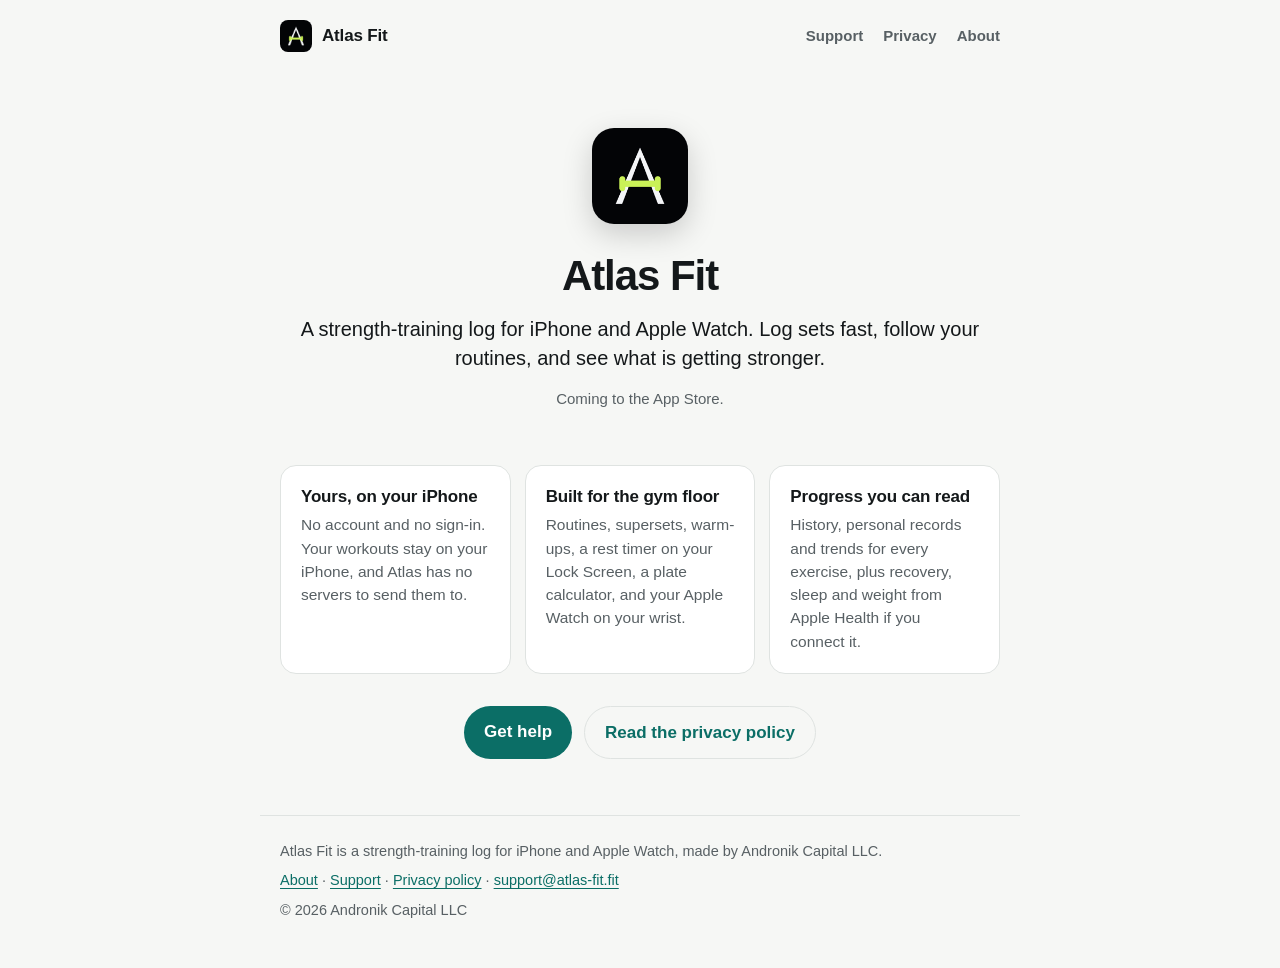
<file: index.html>
<!doctype html>
<html lang="en">
<head>
<meta charset="utf-8">
<meta name="viewport" content="width=device-width, initial-scale=1">
<title>Atlas Fit: strength-training log for iPhone and Apple Watch</title>
<meta name="description" content="Atlas Fit is a private strength-training log for iPhone and Apple Watch. No account, no servers.">
<link rel="canonical" href="https://atlas-fit.fit/">
<link rel="icon" href="/icon-180.png">
<link rel="apple-touch-icon" href="/icon-180.png">
<link rel="stylesheet" href="/styles.css">
</head>
<body>
<header class="site">
  <a class="brand" href="/"><img src="/icon-180.png" alt="" width="32" height="32"><span>Atlas Fit</span></a>
  <nav><a href="/support/">Support</a><a href="/privacy/">Privacy</a><a href="/about/">About</a></nav>
</header>
<main>
<section class="hero">
  <img src="/icon-180.png" alt="Atlas Fit app icon" width="96" height="96">
  <h1>Atlas Fit</h1>
  <p class="lede">A strength-training log for iPhone and Apple Watch. Log sets fast, follow your routines, and see what is getting stronger.</p>
  <p class="note">Coming to the App Store.</p>
</section>
<section class="points">
  <div><h2>Yours, on your iPhone</h2><p>No account and no sign-in. Your workouts stay on your iPhone, and Atlas has no servers to send them to.</p></div>
  <div><h2>Built for the gym floor</h2><p>Routines, supersets, warm-ups, a rest timer on your Lock Screen, a plate calculator, and your Apple Watch on your wrist.</p></div>
  <div><h2>Progress you can read</h2><p>History, personal records and trends for every exercise, plus recovery, sleep and weight from Apple Health if you connect it.</p></div>
</section>
<section class="links">
  <a class="button" href="/support/">Get help</a>
  <a class="button quiet" href="/privacy/">Read the privacy policy</a>
</section>

</main>
<footer class="site">
  <p>Atlas Fit is a strength-training log for iPhone and Apple Watch, made by Andronik Capital LLC.</p>
  <p><a href="/about/">About</a> · <a href="/support/">Support</a> · <a href="/privacy/">Privacy policy</a> · <a href="mailto:support@atlas-fit.fit">support@atlas-fit.fit</a></p>
  <p>© 2026 Andronik Capital LLC</p>
</footer>
</body>
</html>
</file>
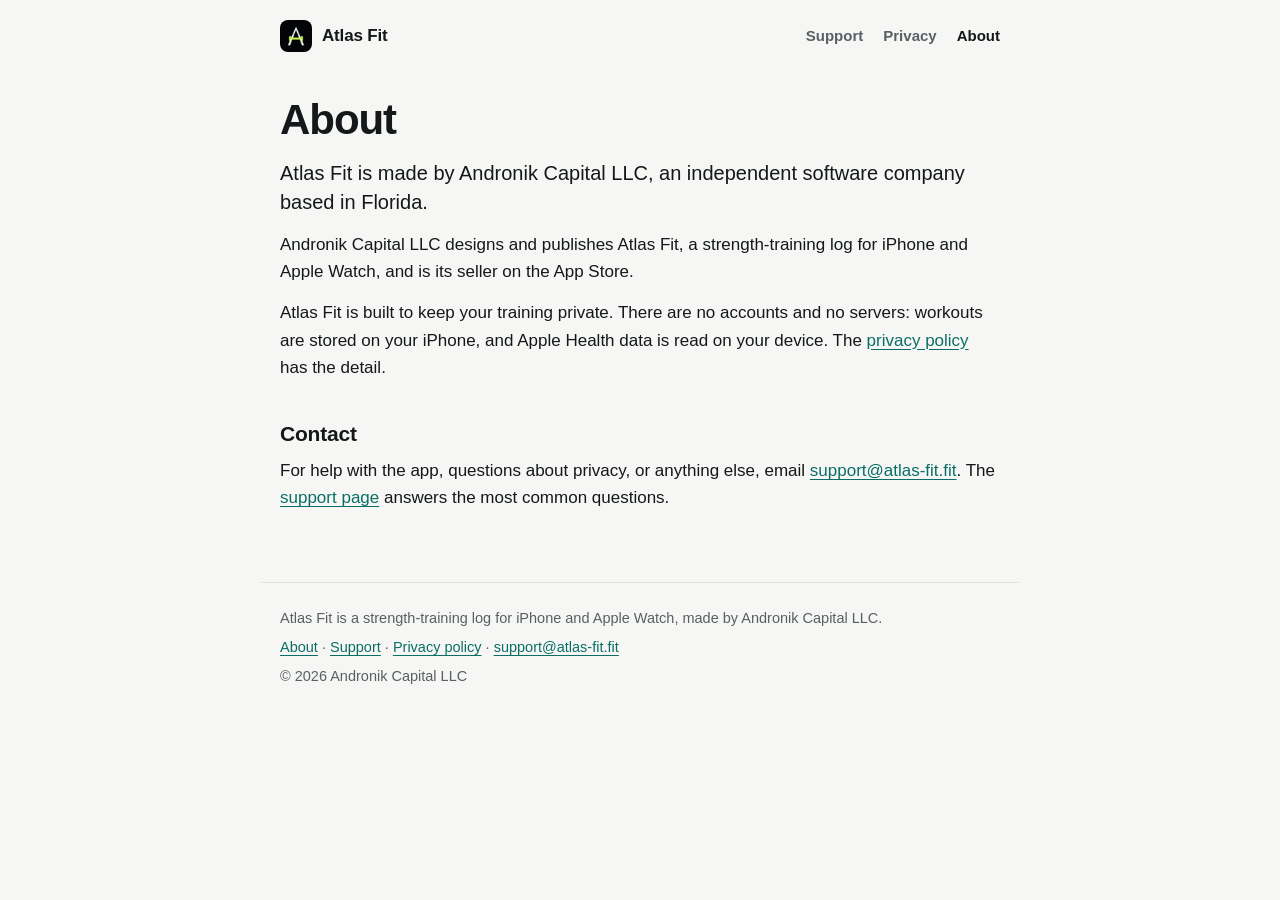
<file: about/index.html>
<!doctype html>
<html lang="en">
<head>
<meta charset="utf-8">
<meta name="viewport" content="width=device-width, initial-scale=1">
<title>About Atlas Fit</title>
<meta name="description" content="Atlas Fit is made by Andronik Capital LLC. Contact details for the company and the app.">
<link rel="canonical" href="https://atlas-fit.fit/about/">
<link rel="icon" href="/icon-180.png">
<link rel="apple-touch-icon" href="/icon-180.png">
<link rel="stylesheet" href="/styles.css">
</head>
<body>
<header class="site">
  <a class="brand" href="/"><img src="/icon-180.png" alt="" width="32" height="32"><span>Atlas Fit</span></a>
  <nav><a href="/support/">Support</a><a href="/privacy/">Privacy</a><a href="/about/" aria-current="page">About</a></nav>
</header>
<main>
<article class="doc">
<h1>About</h1>
<p class="lede">Atlas Fit is made by Andronik Capital LLC, an independent software company based in Florida.</p>
<p>Andronik Capital LLC designs and publishes Atlas Fit, a strength-training log for iPhone and Apple Watch, and is its seller on the App Store.</p>
<p>Atlas Fit is built to keep your training private. There are no accounts and no servers: workouts are stored on your iPhone, and Apple Health data is read on your device. The <a href="/privacy/">privacy policy</a> has the detail.</p>

<h2>Contact</h2>
<p>For help with the app, questions about privacy, or anything else, email <a href="mailto:support@atlas-fit.fit">support@atlas-fit.fit</a>. The <a href="/support/">support page</a> answers the most common questions.</p>
</article>
</main>
<footer class="site">
  <p>Atlas Fit is a strength-training log for iPhone and Apple Watch, made by Andronik Capital LLC.</p>
  <p><a href="/about/">About</a> · <a href="/support/">Support</a> · <a href="/privacy/">Privacy policy</a> · <a href="mailto:support@atlas-fit.fit">support@atlas-fit.fit</a></p>
  <p>© 2026 Andronik Capital LLC</p>
</footer>
</body>
</html>
</file>
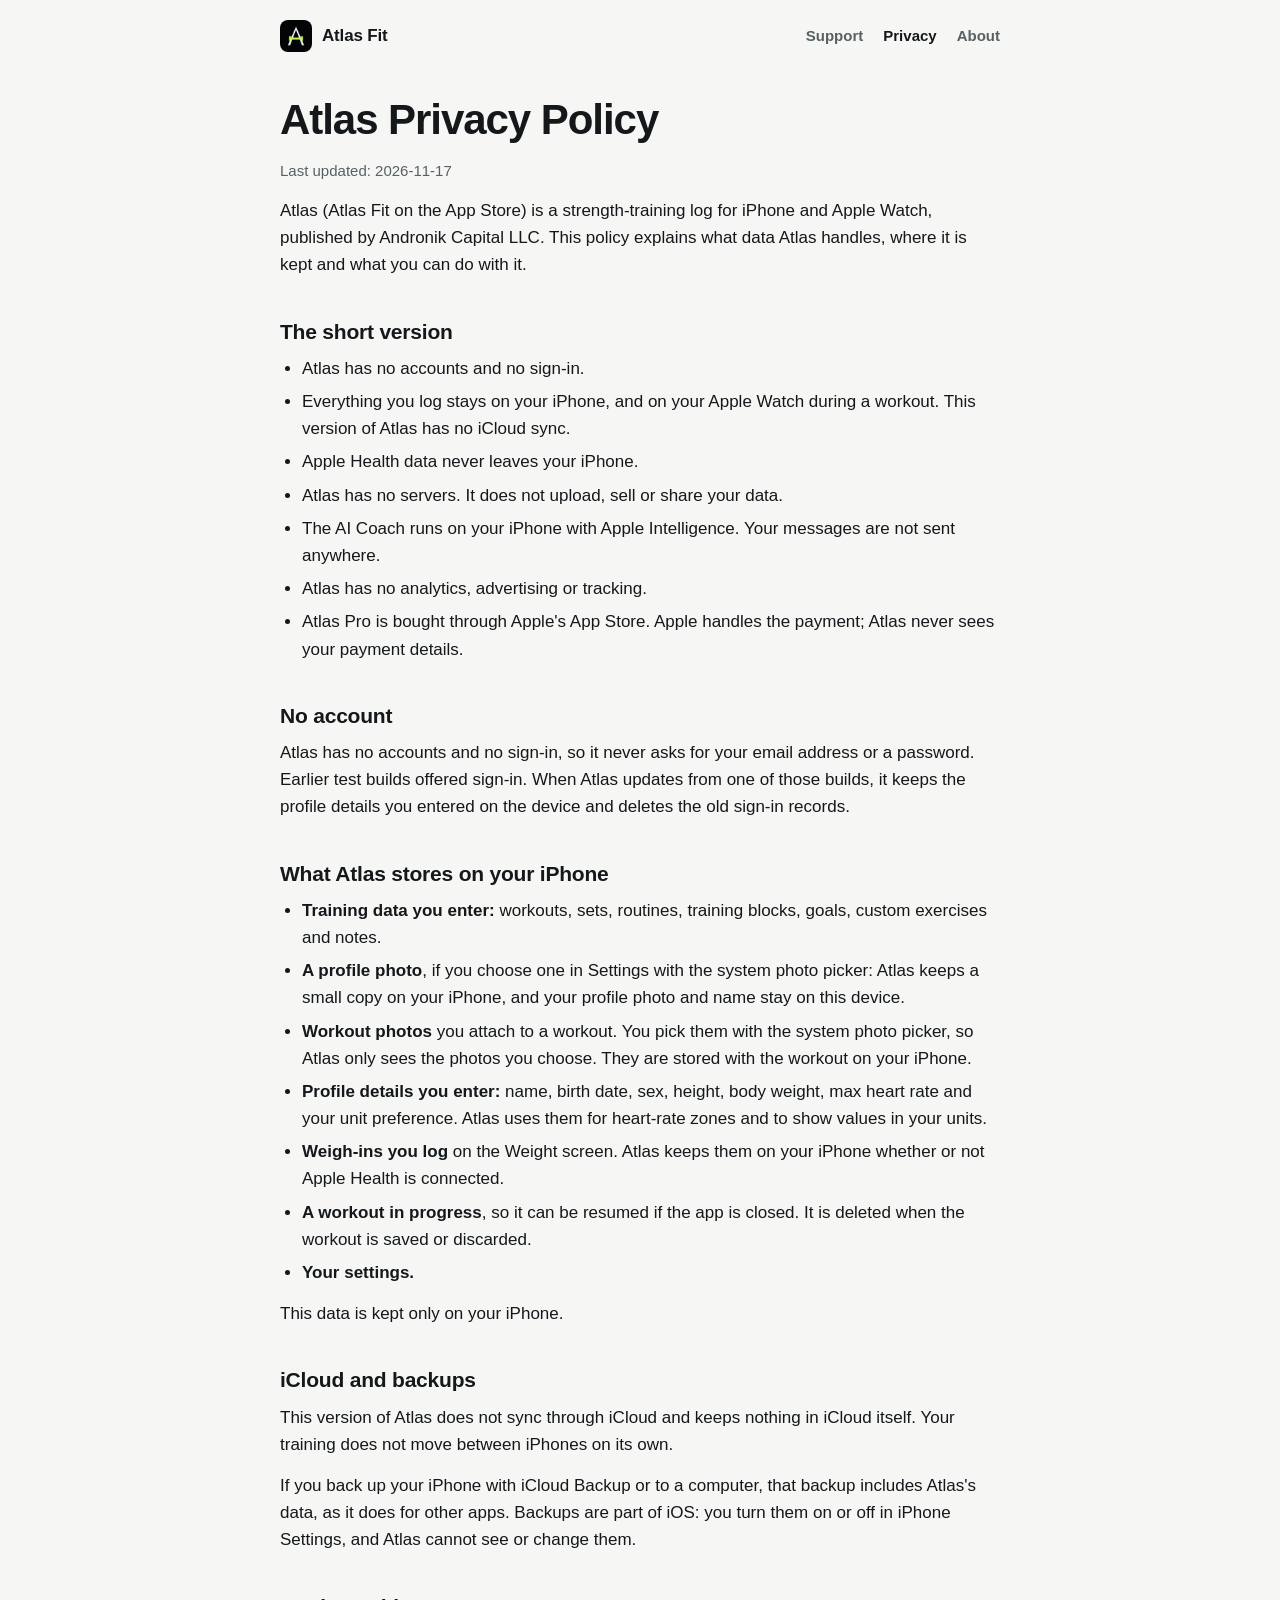
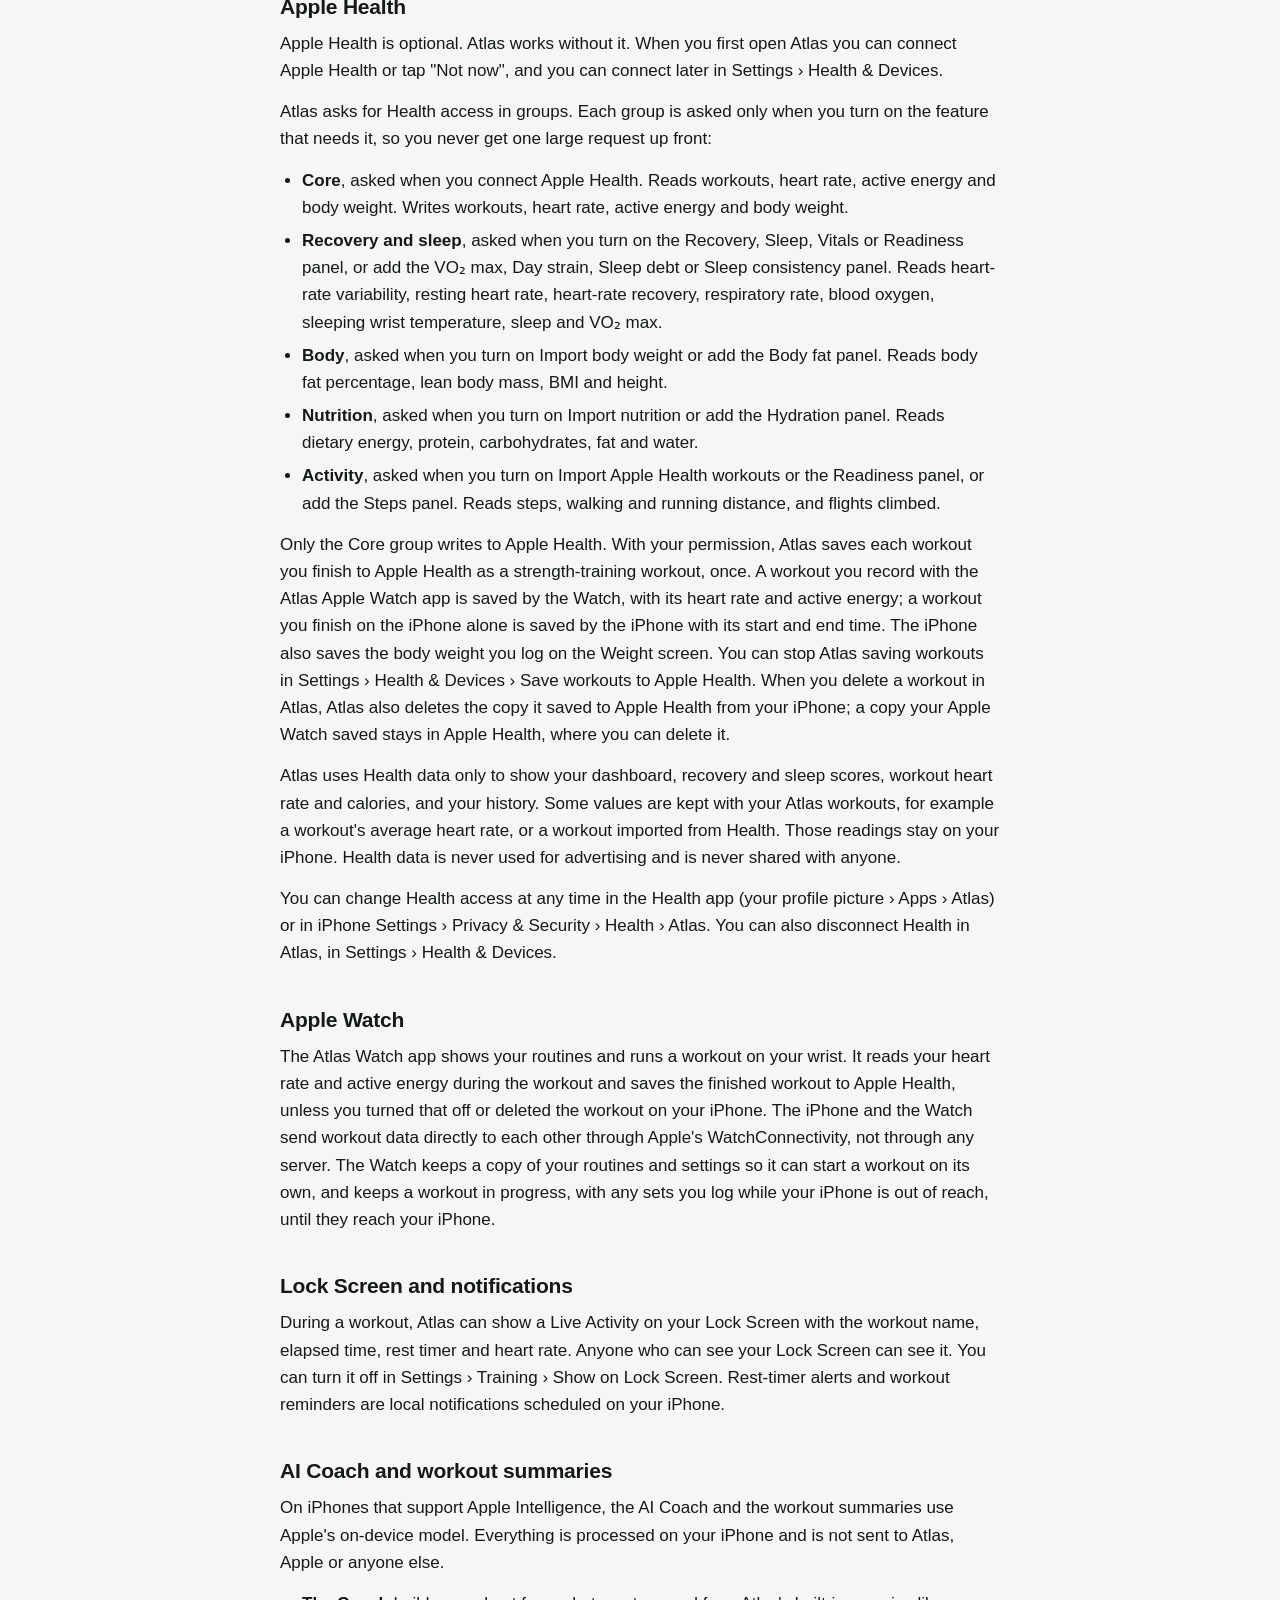
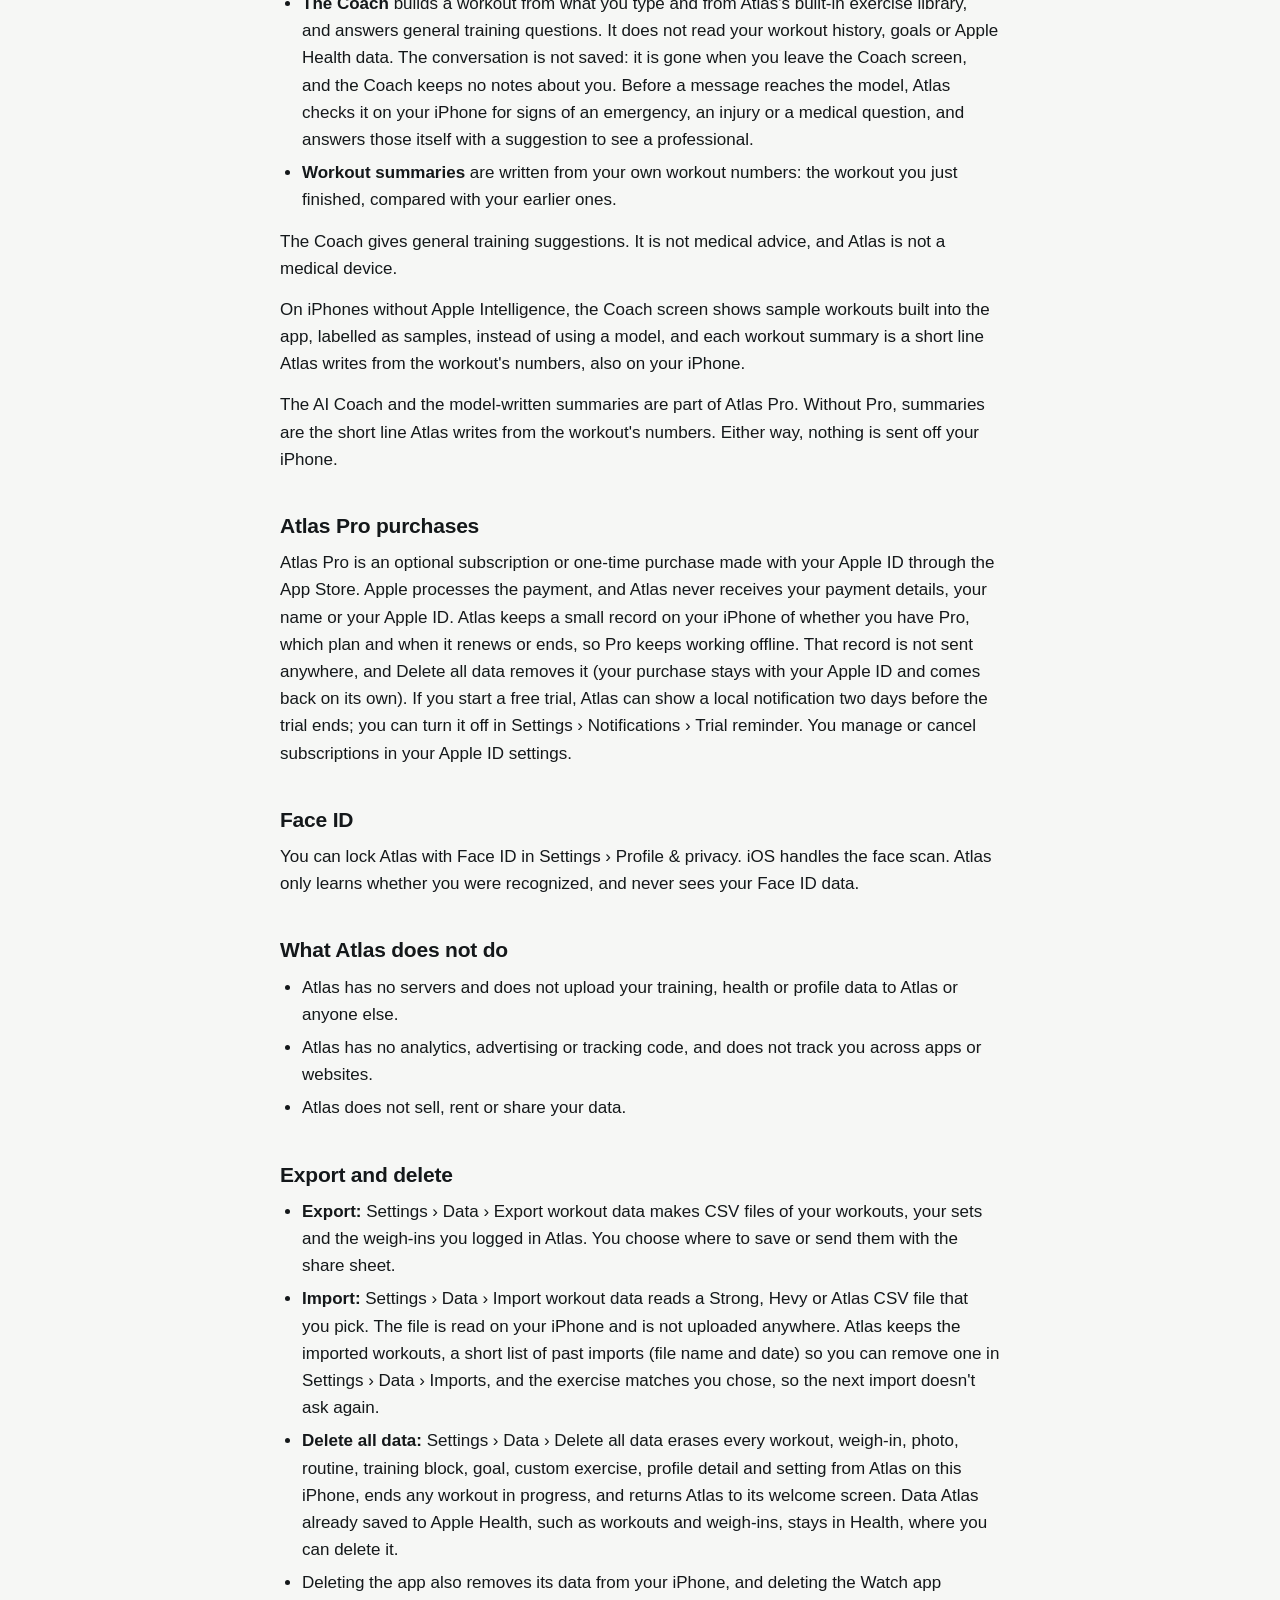
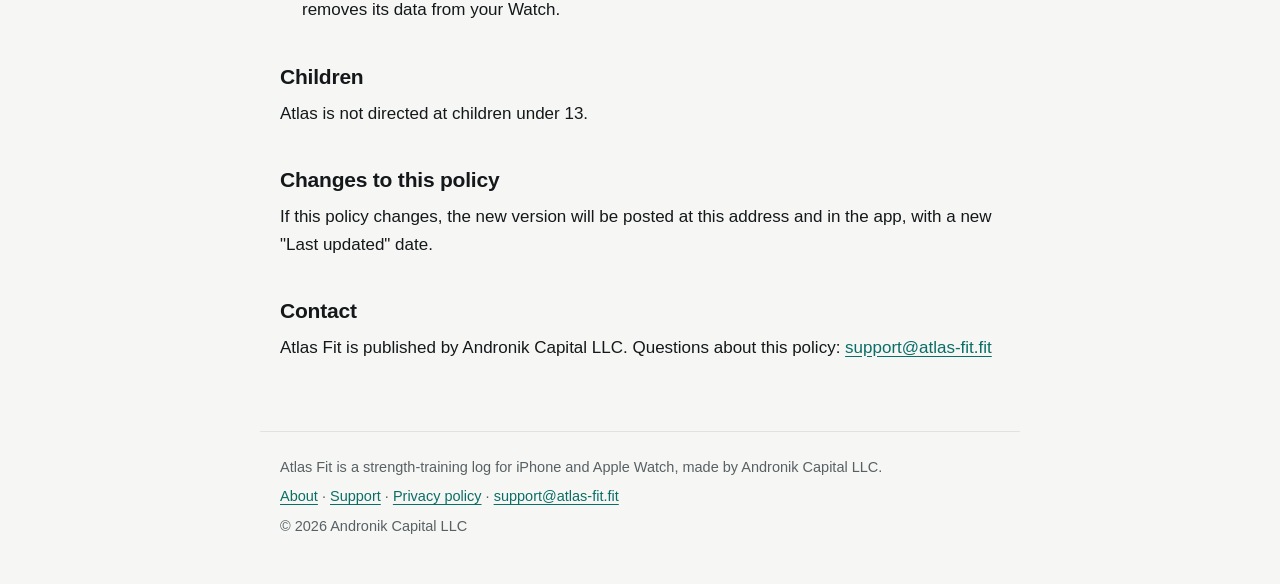
<file: privacy/index.html>
<!doctype html>
<html lang="en">
<head>
<meta charset="utf-8">
<meta name="viewport" content="width=device-width, initial-scale=1">
<title>Atlas Fit privacy policy</title>
<meta name="description" content="What data Atlas Fit handles, where it is kept and what you can do with it.">
<link rel="canonical" href="https://atlas-fit.fit/privacy/">
<link rel="icon" href="/icon-180.png">
<link rel="apple-touch-icon" href="/icon-180.png">
<link rel="stylesheet" href="/styles.css">
</head>
<body>
<header class="site">
  <a class="brand" href="/"><img src="/icon-180.png" alt="" width="32" height="32"><span>Atlas Fit</span></a>
  <nav><a href="/support/">Support</a><a href="/privacy/" aria-current="page">Privacy</a><a href="/about/">About</a></nav>
</header>
<main>
<article class="doc policy">
<h1>Atlas Privacy Policy</h1>
<p class="meta">Last updated: 2026-11-17</p>
<p>Atlas (Atlas Fit on the App Store) is a strength-training log for iPhone and Apple Watch, published by Andronik Capital LLC. This policy explains what data Atlas handles, where it is kept and what you can do with it.</p>
<h2>The short version</h2>
<ul>
  <li>Atlas has no accounts and no sign-in.</li>
  <li>Everything you log stays on your iPhone, and on your Apple Watch during a workout. This version of Atlas has no iCloud sync.</li>
  <li>Apple Health data never leaves your iPhone.</li>
  <li>Atlas has no servers. It does not upload, sell or share your data.</li>
  <li>The AI Coach runs on your iPhone with Apple Intelligence. Your messages are not sent anywhere.</li>
  <li>Atlas has no analytics, advertising or tracking.</li>
  <li>Atlas Pro is bought through Apple's App Store. Apple handles the payment; Atlas never sees your payment details.</li>
</ul>
<h2>No account</h2>
<p>Atlas has no accounts and no sign-in, so it never asks for your email address or a password. Earlier test builds offered sign-in. When Atlas updates from one of those builds, it keeps the profile details you entered on the device and deletes the old sign-in records.</p>
<h2>What Atlas stores on your iPhone</h2>
<ul>
  <li><strong>Training data you enter:</strong> workouts, sets, routines, training blocks, goals, custom exercises and notes.</li>
  <li><strong>A profile photo</strong>, if you choose one in Settings with the system photo picker: Atlas keeps a small copy on your iPhone, and your profile photo and name stay on this device.</li>
  <li><strong>Workout photos</strong> you attach to a workout. You pick them with the system photo picker, so Atlas only sees the photos you choose. They are stored with the workout on your iPhone.</li>
  <li><strong>Profile details you enter:</strong> name, birth date, sex, height, body weight, max heart rate and your unit preference. Atlas uses them for heart-rate zones and to show values in your units.</li>
  <li><strong>Weigh-ins you log</strong> on the Weight screen. Atlas keeps them on your iPhone whether or not Apple Health is connected.</li>
  <li><strong>A workout in progress</strong>, so it can be resumed if the app is closed. It is deleted when the workout is saved or discarded.</li>
  <li><strong>Your settings.</strong></li>
</ul>
<p>This data is kept only on your iPhone.</p>
<h2>iCloud and backups</h2>
<p>This version of Atlas does not sync through iCloud and keeps nothing in iCloud itself. Your training does not move between iPhones on its own.</p>
<p>If you back up your iPhone with iCloud Backup or to a computer, that backup includes Atlas's data, as it does for other apps. Backups are part of iOS: you turn them on or off in iPhone Settings, and Atlas cannot see or change them.</p>
<h2>Apple Health</h2>
<p>Apple Health is optional. Atlas works without it. When you first open Atlas you can connect Apple Health or tap "Not now", and you can connect later in Settings › Health &amp; Devices.</p>
<p>Atlas asks for Health access in groups. Each group is asked only when you turn on the feature that needs it, so you never get one large request up front:</p>
<ul>
  <li><strong>Core</strong>, asked when you connect Apple Health. Reads workouts, heart rate, active energy and body weight. Writes workouts, heart rate, active energy and body weight.</li>
  <li><strong>Recovery and sleep</strong>, asked when you turn on the Recovery, Sleep, Vitals or Readiness panel, or add the VO₂ max, Day strain, Sleep debt or Sleep consistency panel. Reads heart-rate variability, resting heart rate, heart-rate recovery, respiratory rate, blood oxygen, sleeping wrist temperature, sleep and VO₂ max.</li>
  <li><strong>Body</strong>, asked when you turn on Import body weight or add the Body fat panel. Reads body fat percentage, lean body mass, BMI and height.</li>
  <li><strong>Nutrition</strong>, asked when you turn on Import nutrition or add the Hydration panel. Reads dietary energy, protein, carbohydrates, fat and water.</li>
  <li><strong>Activity</strong>, asked when you turn on Import Apple Health workouts or the Readiness panel, or add the Steps panel. Reads steps, walking and running distance, and flights climbed.</li>
</ul>
<p>Only the Core group writes to Apple Health. With your permission, Atlas saves each workout you finish to Apple Health as a strength-training workout, once. A workout you record with the Atlas Apple Watch app is saved by the Watch, with its heart rate and active energy; a workout you finish on the iPhone alone is saved by the iPhone with its start and end time. The iPhone also saves the body weight you log on the Weight screen. You can stop Atlas saving workouts in Settings › Health &amp; Devices › Save workouts to Apple Health. When you delete a workout in Atlas, Atlas also deletes the copy it saved to Apple Health from your iPhone; a copy your Apple Watch saved stays in Apple Health, where you can delete it.</p>
<p>Atlas uses Health data only to show your dashboard, recovery and sleep scores, workout heart rate and calories, and your history. Some values are kept with your Atlas workouts, for example a workout's average heart rate, or a workout imported from Health. Those readings stay on your iPhone. Health data is never used for advertising and is never shared with anyone.</p>
<p>You can change Health access at any time in the Health app (your profile picture › Apps › Atlas) or in iPhone Settings › Privacy &amp; Security › Health › Atlas. You can also disconnect Health in Atlas, in Settings › Health &amp; Devices.</p>
<h2>Apple Watch</h2>
<p>The Atlas Watch app shows your routines and runs a workout on your wrist. It reads your heart rate and active energy during the workout and saves the finished workout to Apple Health, unless you turned that off or deleted the workout on your iPhone. The iPhone and the Watch send workout data directly to each other through Apple's WatchConnectivity, not through any server. The Watch keeps a copy of your routines and settings so it can start a workout on its own, and keeps a workout in progress, with any sets you log while your iPhone is out of reach, until they reach your iPhone.</p>
<h2>Lock Screen and notifications</h2>
<p>During a workout, Atlas can show a Live Activity on your Lock Screen with the workout name, elapsed time, rest timer and heart rate. Anyone who can see your Lock Screen can see it. You can turn it off in Settings › Training › Show on Lock Screen. Rest-timer alerts and workout reminders are local notifications scheduled on your iPhone.</p>
<h2>AI Coach and workout summaries</h2>
<p>On iPhones that support Apple Intelligence, the AI Coach and the workout summaries use Apple's on-device model. Everything is processed on your iPhone and is not sent to Atlas, Apple or anyone else.</p>
<ul>
  <li><strong>The Coach</strong> builds a workout from what you type and from Atlas's built-in exercise library, and answers general training questions. It does not read your workout history, goals or Apple Health data. The conversation is not saved: it is gone when you leave the Coach screen, and the Coach keeps no notes about you. Before a message reaches the model, Atlas checks it on your iPhone for signs of an emergency, an injury or a medical question, and answers those itself with a suggestion to see a professional.</li>
  <li><strong>Workout summaries</strong> are written from your own workout numbers: the workout you just finished, compared with your earlier ones.</li>
</ul>
<p>The Coach gives general training suggestions. It is not medical advice, and Atlas is not a medical device.</p>
<p>On iPhones without Apple Intelligence, the Coach screen shows sample workouts built into the app, labelled as samples, instead of using a model, and each workout summary is a short line Atlas writes from the workout's numbers, also on your iPhone.</p>
<p>The AI Coach and the model-written summaries are part of Atlas Pro. Without Pro, summaries are the short line Atlas writes from the workout's numbers. Either way, nothing is sent off your iPhone.</p>
<h2>Atlas Pro purchases</h2>
<p>Atlas Pro is an optional subscription or one-time purchase made with your Apple ID through the App Store. Apple processes the payment, and Atlas never receives your payment details, your name or your Apple ID. Atlas keeps a small record on your iPhone of whether you have Pro, which plan and when it renews or ends, so Pro keeps working offline. That record is not sent anywhere, and Delete all data removes it (your purchase stays with your Apple ID and comes back on its own). If you start a free trial, Atlas can show a local notification two days before the trial ends; you can turn it off in Settings › Notifications › Trial reminder. You manage or cancel subscriptions in your Apple ID settings.</p>
<h2>Face ID</h2>
<p>You can lock Atlas with Face ID in Settings › Profile &amp; privacy. iOS handles the face scan. Atlas only learns whether you were recognized, and never sees your Face ID data.</p>
<h2>What Atlas does not do</h2>
<ul>
  <li>Atlas has no servers and does not upload your training, health or profile data to Atlas or anyone else.</li>
  <li>Atlas has no analytics, advertising or tracking code, and does not track you across apps or websites.</li>
  <li>Atlas does not sell, rent or share your data.</li>
</ul>
<h2>Export and delete</h2>
<ul>
  <li><strong>Export:</strong> Settings › Data › Export workout data makes CSV files of your workouts, your sets and the weigh-ins you logged in Atlas. You choose where to save or send them with the share sheet.</li>
  <li><strong>Import:</strong> Settings › Data › Import workout data reads a Strong, Hevy or Atlas CSV file that you pick. The file is read on your iPhone and is not uploaded anywhere. Atlas keeps the imported workouts, a short list of past imports (file name and date) so you can remove one in Settings › Data › Imports, and the exercise matches you chose, so the next import doesn't ask again.</li>
  <li><strong>Delete all data:</strong> Settings › Data › Delete all data erases every workout, weigh-in, photo, routine, training block, goal, custom exercise, profile detail and setting from Atlas on this iPhone, ends any workout in progress, and returns Atlas to its welcome screen. Data Atlas already saved to Apple Health, such as workouts and weigh-ins, stays in Health, where you can delete it.</li>
  <li>Deleting the app also removes its data from your iPhone, and deleting the Watch app removes its data from your Watch.</li>
</ul>
<h2>Children</h2>
<p>Atlas is not directed at children under 13.</p>
<h2>Changes to this policy</h2>
<p>If this policy changes, the new version will be posted at this address and in the app, with a new "Last updated" date.</p>
<h2>Contact</h2>
<p>Atlas Fit is published by Andronik Capital LLC. Questions about this policy: <a href="mailto:support@atlas-fit.fit">support@atlas-fit.fit</a></p>
</article>
</main>
<footer class="site">
  <p>Atlas Fit is a strength-training log for iPhone and Apple Watch, made by Andronik Capital LLC.</p>
  <p><a href="/about/">About</a> · <a href="/support/">Support</a> · <a href="/privacy/">Privacy policy</a> · <a href="mailto:support@atlas-fit.fit">support@atlas-fit.fit</a></p>
  <p>© 2026 Andronik Capital LLC</p>
</footer>
</body>
</html>
</file>
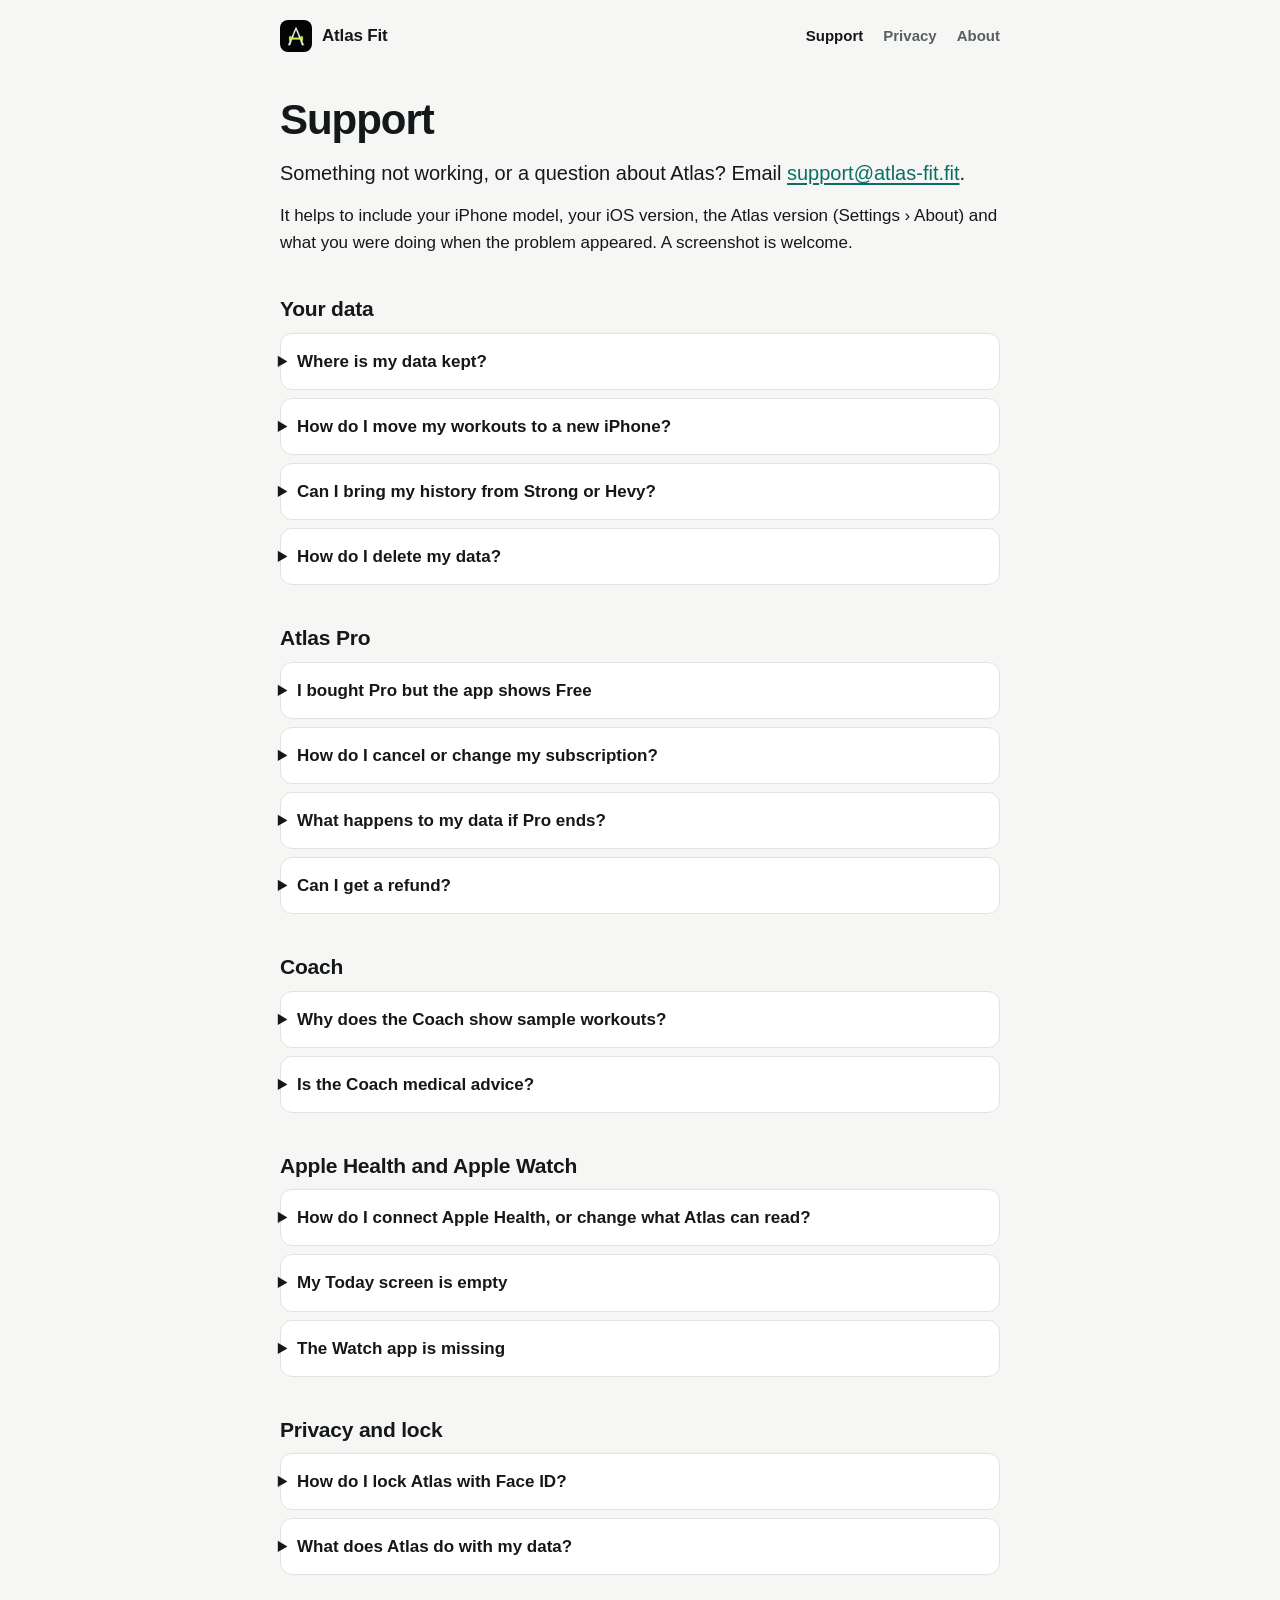
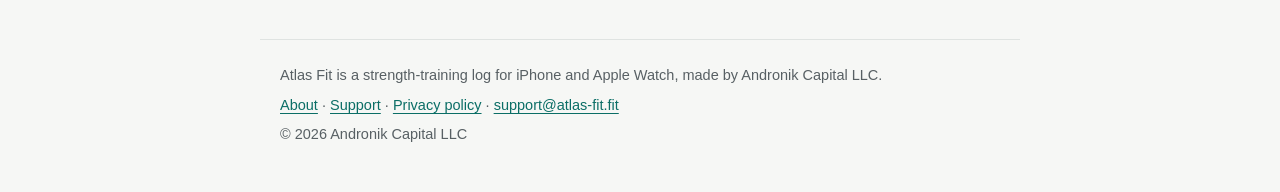
<file: support/index.html>
<!doctype html>
<html lang="en">
<head>
<meta charset="utf-8">
<meta name="viewport" content="width=device-width, initial-scale=1">
<title>Atlas Fit support</title>
<meta name="description" content="Help with Atlas Fit: your data, Atlas Pro, the Coach, Apple Health and Apple Watch.">
<link rel="canonical" href="https://atlas-fit.fit/support/">
<link rel="icon" href="/icon-180.png">
<link rel="apple-touch-icon" href="/icon-180.png">
<link rel="stylesheet" href="/styles.css">
</head>
<body>
<header class="site">
  <a class="brand" href="/"><img src="/icon-180.png" alt="" width="32" height="32"><span>Atlas Fit</span></a>
  <nav><a href="/support/" aria-current="page">Support</a><a href="/privacy/">Privacy</a><a href="/about/">About</a></nav>
</header>
<main>
<article class="doc">
<h1>Support</h1>
<p class="lede">Something not working, or a question about Atlas? Email <a href="mailto:support@atlas-fit.fit">support@atlas-fit.fit</a>.</p>
<p>It helps to include your iPhone model, your iOS version, the Atlas version (Settings › About) and what you were doing when the problem appeared. A screenshot is welcome.</p>

<h2>Your data</h2>
<details><summary>Where is my data kept?</summary>
<p>On your iPhone, and on your Apple Watch during a workout. Atlas has no accounts and no servers, and this version does not sync through iCloud. If you back up your iPhone with iCloud Backup or to a computer, Atlas's data is included in that backup like any other app's.</p></details>
<details><summary>How do I move my workouts to a new iPhone?</summary>
<p>Restore the new iPhone from a backup of the old one and Atlas's data comes with it. You can also make a copy of your workouts yourself: Settings › Data › Export workout data saves CSV files wherever you choose.</p></details>
<details><summary>Can I bring my history from Strong or Hevy?</summary>
<p>Yes. Export a CSV file from that app, then in Atlas open Settings › Data › Import workout data and pick the file. It is read on your iPhone and is not uploaded anywhere. You can remove an import later in Settings › Data › Imports.</p></details>
<details><summary>How do I delete my data?</summary>
<p>Settings › Data › Delete all data erases everything Atlas holds on that iPhone and returns it to the welcome screen. Deleting the app does the same. Workouts Atlas already saved to Apple Health stay in the Health app, where you can delete them.</p></details>

<h2>Atlas Pro</h2>
<details><summary>I bought Pro but the app shows Free</summary>
<p>Open Settings › Atlas Pro and tap Restore purchases. Make sure you are signed in to the App Store with the Apple Account that made the purchase.</p></details>
<details><summary>How do I cancel or change my subscription?</summary>
<p>Subscriptions are managed by Apple: open iPhone Settings, tap your name, then Subscriptions. Deleting the app does not cancel a subscription. If you subscribe and later buy Lifetime, cancel the subscription there so it does not renew.</p></details>
<details><summary>What happens to my data if Pro ends?</summary>
<p>Nothing is deleted or locked. You keep every workout and routine; only creating routines beyond the Free limit needs Pro.</p></details>
<details><summary>Can I get a refund?</summary>
<p>Apple handles all payments and refunds. Request one at <a href="https://reportaproblem.apple.com">reportaproblem.apple.com</a>.</p></details>

<h2>Coach</h2>
<details><summary>Why does the Coach show sample workouts?</summary>
<p>The Coach uses Apple Intelligence, which runs on your iPhone. It needs an iPhone that supports Apple Intelligence, with Apple Intelligence turned on in iPhone Settings. Without it, Atlas shows built-in sample workouts, labelled as samples.</p></details>
<details><summary>Is the Coach medical advice?</summary>
<p>No. It gives general training suggestions, and Atlas is not a medical device. If you are injured, unwell or unsure, see a qualified professional.</p></details>

<h2>Apple Health and Apple Watch</h2>
<details><summary>How do I connect Apple Health, or change what Atlas can read?</summary>
<p>Connect in Settings › Health &amp; Devices. Apple shows its permission screen only once, so to change access later open the Health app, tap your picture, then Apps › Atlas.</p></details>
<details><summary>My Today screen is empty</summary>
<p>Recovery, sleep and the other panels are built from Apple Health data, usually recorded by an Apple Watch. If Apple Health is connected and the panels are still empty, check in the Health app that Atlas is allowed to read those types.</p></details>
<details><summary>The Watch app is missing</summary>
<p>Open the Watch app on your iPhone, scroll to Available Apps and install Atlas. Keep your iPhone nearby the first time you open it so your routines can copy across.</p></details>

<h2>Privacy and lock</h2>
<details><summary>How do I lock Atlas with Face ID?</summary>
<p>Turn it on in Settings › Profile &amp; privacy.</p></details>
<details><summary>What does Atlas do with my data?</summary>
<p>It keeps it on your iPhone. The <a href="/privacy/">privacy policy</a> has the detail.</p></details>
</article>
</main>
<footer class="site">
  <p>Atlas Fit is a strength-training log for iPhone and Apple Watch, made by Andronik Capital LLC.</p>
  <p><a href="/about/">About</a> · <a href="/support/">Support</a> · <a href="/privacy/">Privacy policy</a> · <a href="mailto:support@atlas-fit.fit">support@atlas-fit.fit</a></p>
  <p>© 2026 Andronik Capital LLC</p>
</footer>
</body>
</html>
</file>
<file: styles.css>
:root {
  --bg: #f6f7f5;
  --surface: #ffffff;
  --text: #14181a;
  --muted: #586064;
  --line: #dfe3e1;
  --accent: #0b6e66;
  --on-accent: #ffffff;
}
@media (prefers-color-scheme: dark) {
  :root {
    --bg: #0e1112;
    --surface: #171b1d;
    --text: #eef1f0;
    --muted: #a3acab;
    --line: #2a3033;
    --accent: #5fd3c6;
    --on-accent: #06211e;
  }
}

* { box-sizing: border-box; }
html { -webkit-text-size-adjust: 100%; }
body {
  margin: 0;
  background: var(--bg);
  color: var(--text);
  font: 17px/1.6 -apple-system, BlinkMacSystemFont, "SF Pro Text", "Segoe UI", Roboto, Helvetica, Arial, sans-serif;
}
a { color: var(--accent); text-underline-offset: 3px; }
a:focus-visible, summary:focus-visible { outline: 2px solid var(--accent); outline-offset: 3px; border-radius: 4px; }

header.site, main, footer.site { max-width: 760px; margin: 0 auto; padding: 0 20px; }
header.site { display: flex; align-items: center; justify-content: space-between; gap: 16px; padding-top: 20px; padding-bottom: 20px; }
.brand { display: flex; align-items: center; gap: 10px; color: var(--text); text-decoration: none; font-weight: 700; letter-spacing: -0.01em; }
.brand img { border-radius: 8px; }
header.site nav { display: flex; gap: 20px; }
header.site nav a { color: var(--muted); text-decoration: none; font-weight: 600; font-size: 15px; }
header.site nav a:hover, header.site nav a[aria-current="page"] { color: var(--text); }

main { padding-top: 24px; padding-bottom: 56px; }
h1 { font-size: clamp(30px, 6vw, 42px); line-height: 1.12; letter-spacing: -0.025em; margin: 0 0 16px; text-wrap: balance; }
h2 { font-size: 21px; line-height: 1.25; letter-spacing: -0.01em; margin: 40px 0 10px; }
p { margin: 0 0 14px; }
.lede { font-size: 20px; line-height: 1.45; color: var(--text); }
.meta, .note { color: var(--muted); font-size: 15px; }

.hero { text-align: center; padding: 32px 0 8px; }
.hero img { border-radius: 22px; box-shadow: 0 10px 30px rgba(0, 0, 0, 0.18); margin-bottom: 20px; }
.hero .lede { max-width: 34em; margin-left: auto; margin-right: auto; }
.points { display: grid; grid-template-columns: repeat(auto-fit, minmax(210px, 1fr)); gap: 14px; margin: 32px 0; }
.points > div { background: var(--surface); border: 1px solid var(--line); border-radius: 16px; padding: 20px; }
.points h2 { font-size: 17px; margin: 0 0 6px; }
.points p { margin: 0; color: var(--muted); font-size: 15.5px; line-height: 1.5; }
.links { display: flex; flex-wrap: wrap; gap: 12px; justify-content: center; }
.button { display: inline-block; padding: 12px 20px; border-radius: 999px; background: var(--accent); color: var(--on-accent); font-weight: 700; text-decoration: none; }
.button.quiet { background: transparent; color: var(--accent); border: 1px solid var(--line); }

.doc ul { padding-left: 22px; margin: 0 0 14px; }
.doc li { margin-bottom: 6px; }
.doc details { background: var(--surface); border: 1px solid var(--line); border-radius: 12px; padding: 0 16px; margin-bottom: 8px; }
.doc summary { cursor: pointer; font-weight: 600; padding: 14px 0; list-style-position: outside; }
.doc details[open] summary { border-bottom: 1px solid var(--line); margin-bottom: 12px; }
.doc details p { color: var(--muted); }
.doc details p:last-child { margin-bottom: 16px; }

footer.site { border-top: 1px solid var(--line); padding-top: 24px; padding-bottom: 40px; color: var(--muted); font-size: 14.5px; }
footer.site p { margin: 0 0 6px; }
</file>
